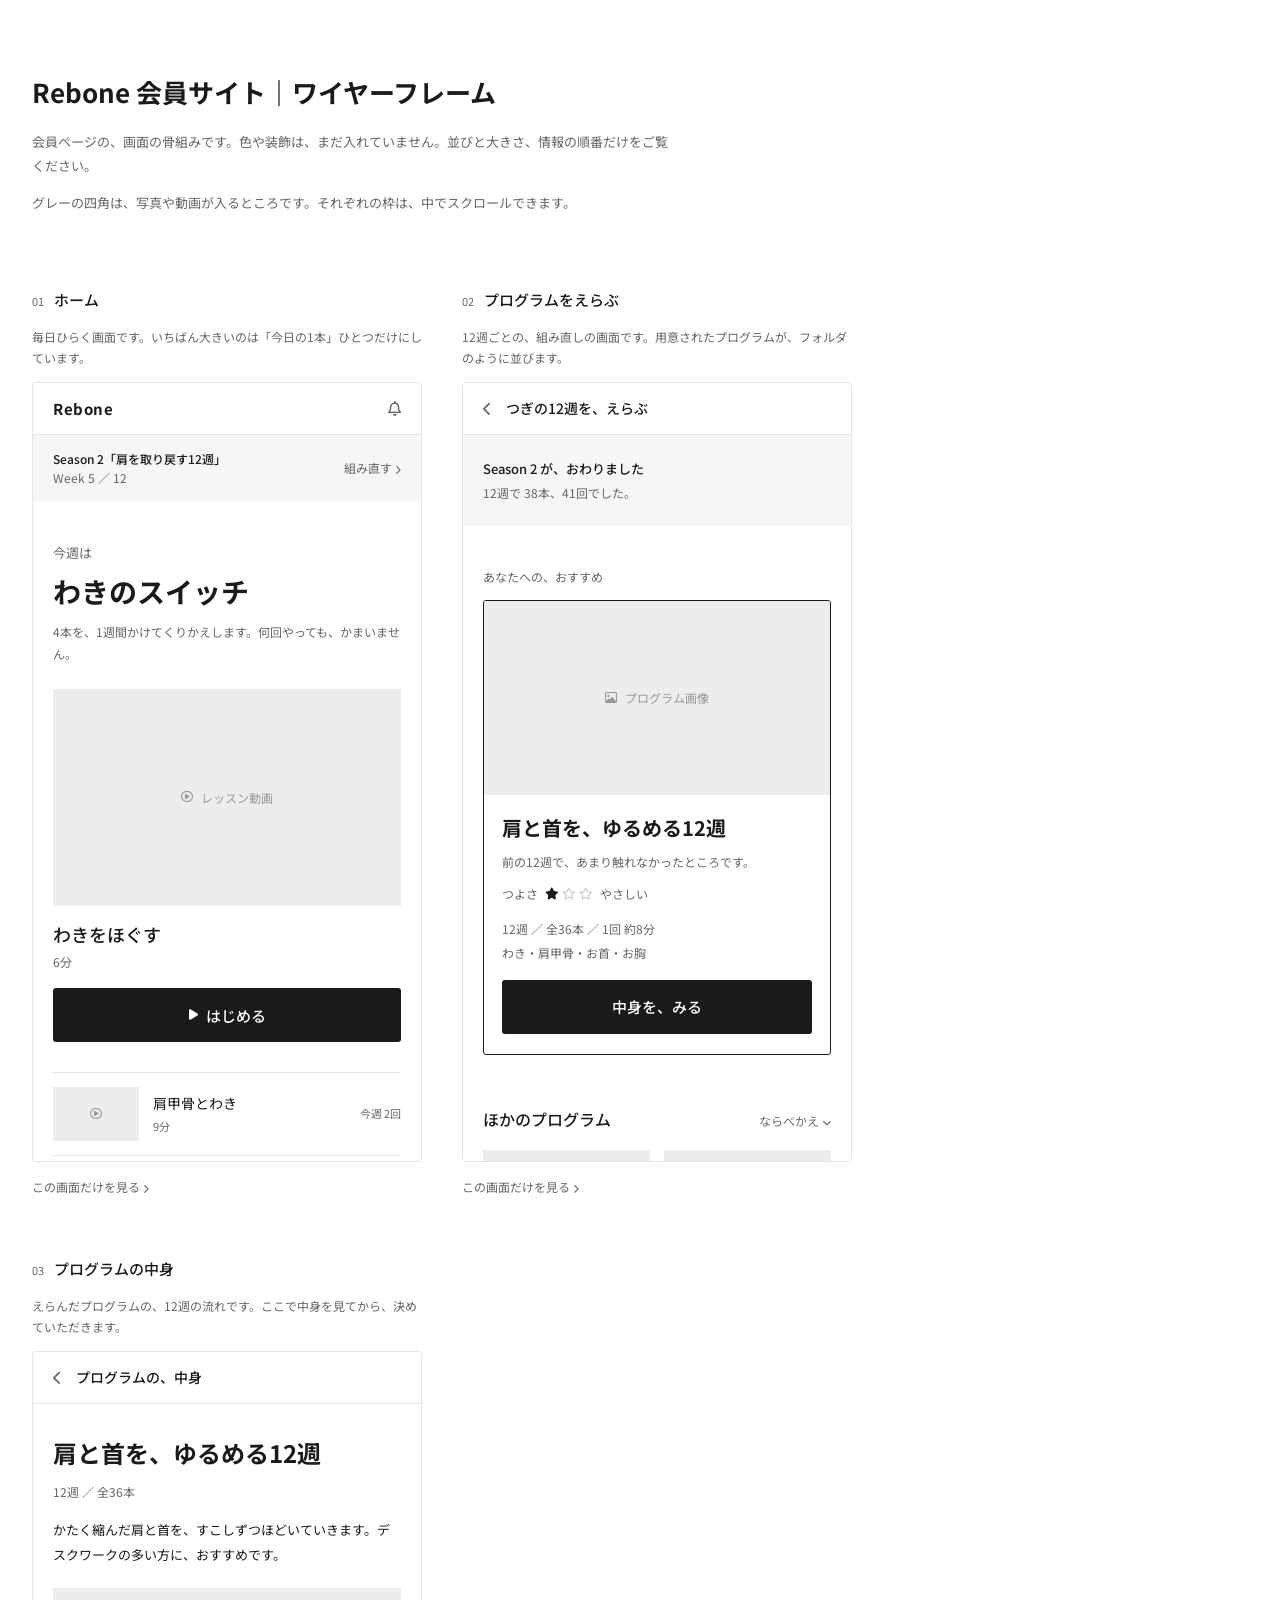
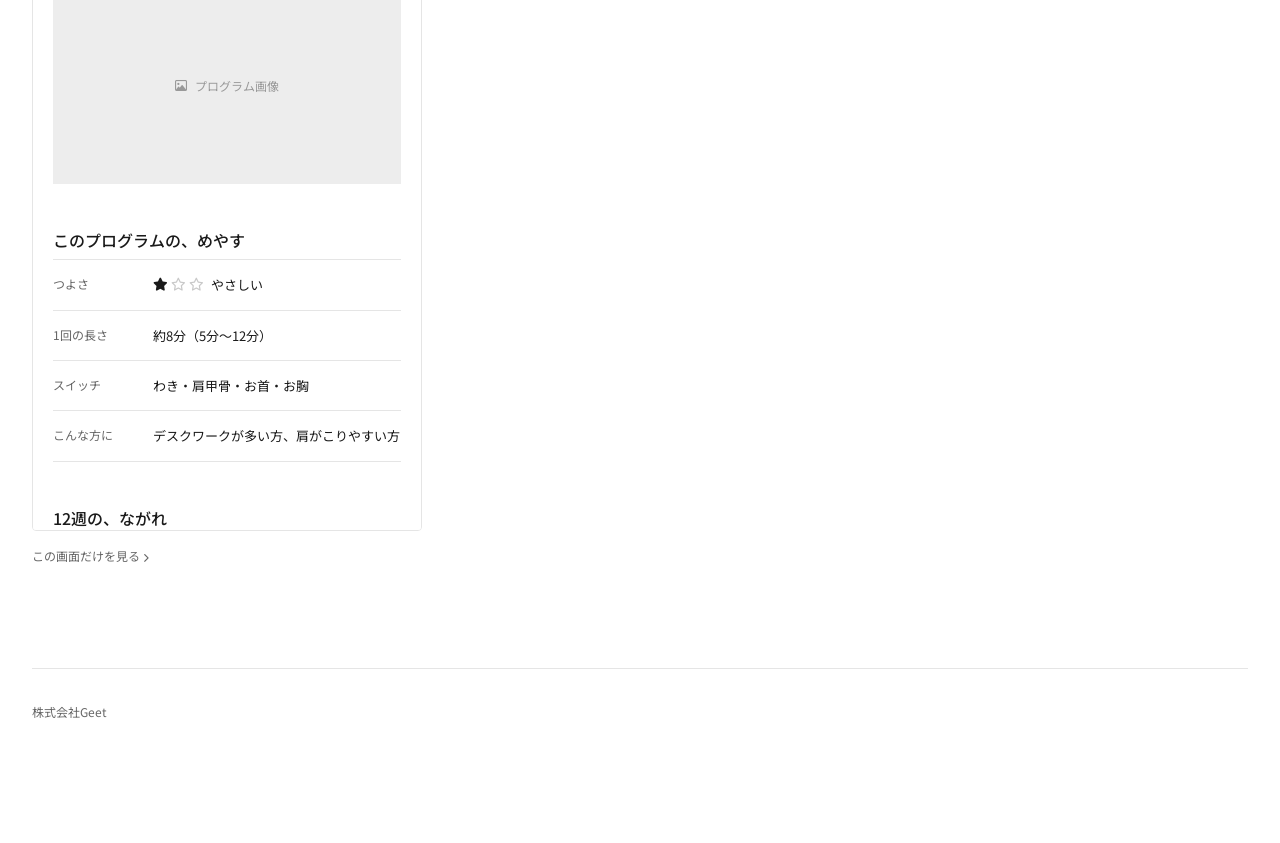
<file: index.html>
<!DOCTYPE html>
<html lang="ja">
<head>
<meta charset="UTF-8">
<meta name="viewport" content="width=device-width, initial-scale=1.0">
<title>Rebone 会員サイト ワイヤーフレーム</title>
<link rel="preconnect" href="https://fonts.googleapis.com">
<link rel="preconnect" href="https://fonts.gstatic.com" crossorigin>
<link href="https://fonts.googleapis.com/css2?family=Noto+Sans+JP:wght@400;500;700&display=swap" rel="stylesheet">
<link rel="stylesheet" href="https://cdnjs.cloudflare.com/ajax/libs/font-awesome/6.5.2/css/all.min.css">
<style>
  :root {
    --bg: #ffffff;
    --text: #1a1a1a;
    --text-sub: #666666;
    --border: #e5e5e5;
  }
  * { box-sizing: border-box; margin: 0; padding: 0; }
  body {
    font-family: 'Noto Sans JP', sans-serif;
    color: var(--text);
    background: var(--bg);
    font-size: 14px;
    line-height: 1.8;
    -webkit-font-smoothing: antialiased;
  }
  a { color: inherit; text-decoration: none; }

  .wrap { max-width: 1400px; margin: 0 auto; padding: 72px 32px 120px; }

  .intro { margin-bottom: 72px; max-width: 640px; }
  .intro h1 { font-size: 26px; font-weight: 700; line-height: 1.55; }
  .intro p { font-size: 13px; color: var(--text-sub); margin-top: 18px; }
  .intro .note { margin-top: 14px; }

  .grid {
    display: flex;
    flex-wrap: wrap;
    gap: 56px 40px;
  }
  .item { width: 390px; }
  .item .cap { display: flex; align-items: baseline; gap: 10px; margin-bottom: 14px; }
  .item .no { font-size: 11px; color: var(--text-sub); }
  .item .ttl { font-size: 15px; font-weight: 500; }
  .item .dsc { font-size: 12px; color: var(--text-sub); margin-bottom: 14px; line-height: 1.7; }
  .frame {
    width: 390px;
    height: 780px;
    border: 1px solid var(--border);
    border-radius: 4px;
    overflow: hidden;
    background: #fff;
  }
  .frame iframe { width: 100%; height: 100%; border: 0; display: block; }
  .item .open { display: inline-block; margin-top: 14px; font-size: 12px; color: var(--text-sub); }

  .foot { margin-top: 100px; padding-top: 32px; border-top: 1px solid var(--border); }
  .foot p { font-size: 12px; color: var(--text-sub); }

  @media (max-width: 560px) {
    .wrap { padding: 40px 20px 80px; }
    .item, .frame { width: 100%; }
    .frame { height: 640px; }
  }
</style>
</head>
<body>

<div class="wrap">

  <div class="intro">
    <h1>Rebone 会員サイト｜ワイヤーフレーム</h1>
    <p>会員ページの、画面の骨組みです。色や装飾は、まだ入れていません。並びと大きさ、情報の順番だけをご覧ください。</p>
    <p class="note">グレーの四角は、写真や動画が入るところです。それぞれの枠は、中でスクロールできます。</p>
  </div>

  <div class="grid">

    <div class="item">
      <div class="cap"><span class="no">01</span><span class="ttl">ホーム</span></div>
      <p class="dsc">毎日ひらく画面です。いちばん大きいのは「今日の1本」ひとつだけにしています。</p>
      <div class="frame"><iframe src="01-home.html" title="ホーム"></iframe></div>
      <a class="open" href="01-home.html">この画面だけを見る <i class="fa-solid fa-chevron-right" style="font-size:9px"></i></a>
    </div>

    <div class="item">
      <div class="cap"><span class="no">02</span><span class="ttl">プログラムをえらぶ</span></div>
      <p class="dsc">12週ごとの、組み直しの画面です。用意されたプログラムが、フォルダのように並びます。</p>
      <div class="frame"><iframe src="02-programs.html" title="プログラムをえらぶ"></iframe></div>
      <a class="open" href="02-programs.html">この画面だけを見る <i class="fa-solid fa-chevron-right" style="font-size:9px"></i></a>
    </div>

    <div class="item">
      <div class="cap"><span class="no">03</span><span class="ttl">プログラムの中身</span></div>
      <p class="dsc">えらんだプログラムの、12週の流れです。ここで中身を見てから、決めていただきます。</p>
      <div class="frame"><iframe src="03-program-detail.html" title="プログラムの中身"></iframe></div>
      <a class="open" href="03-program-detail.html">この画面だけを見る <i class="fa-solid fa-chevron-right" style="font-size:9px"></i></a>
    </div>

  </div>

  <div class="foot">
    <p>株式会社Geet</p>
  </div>

</div>

</body>
</html>
</file>
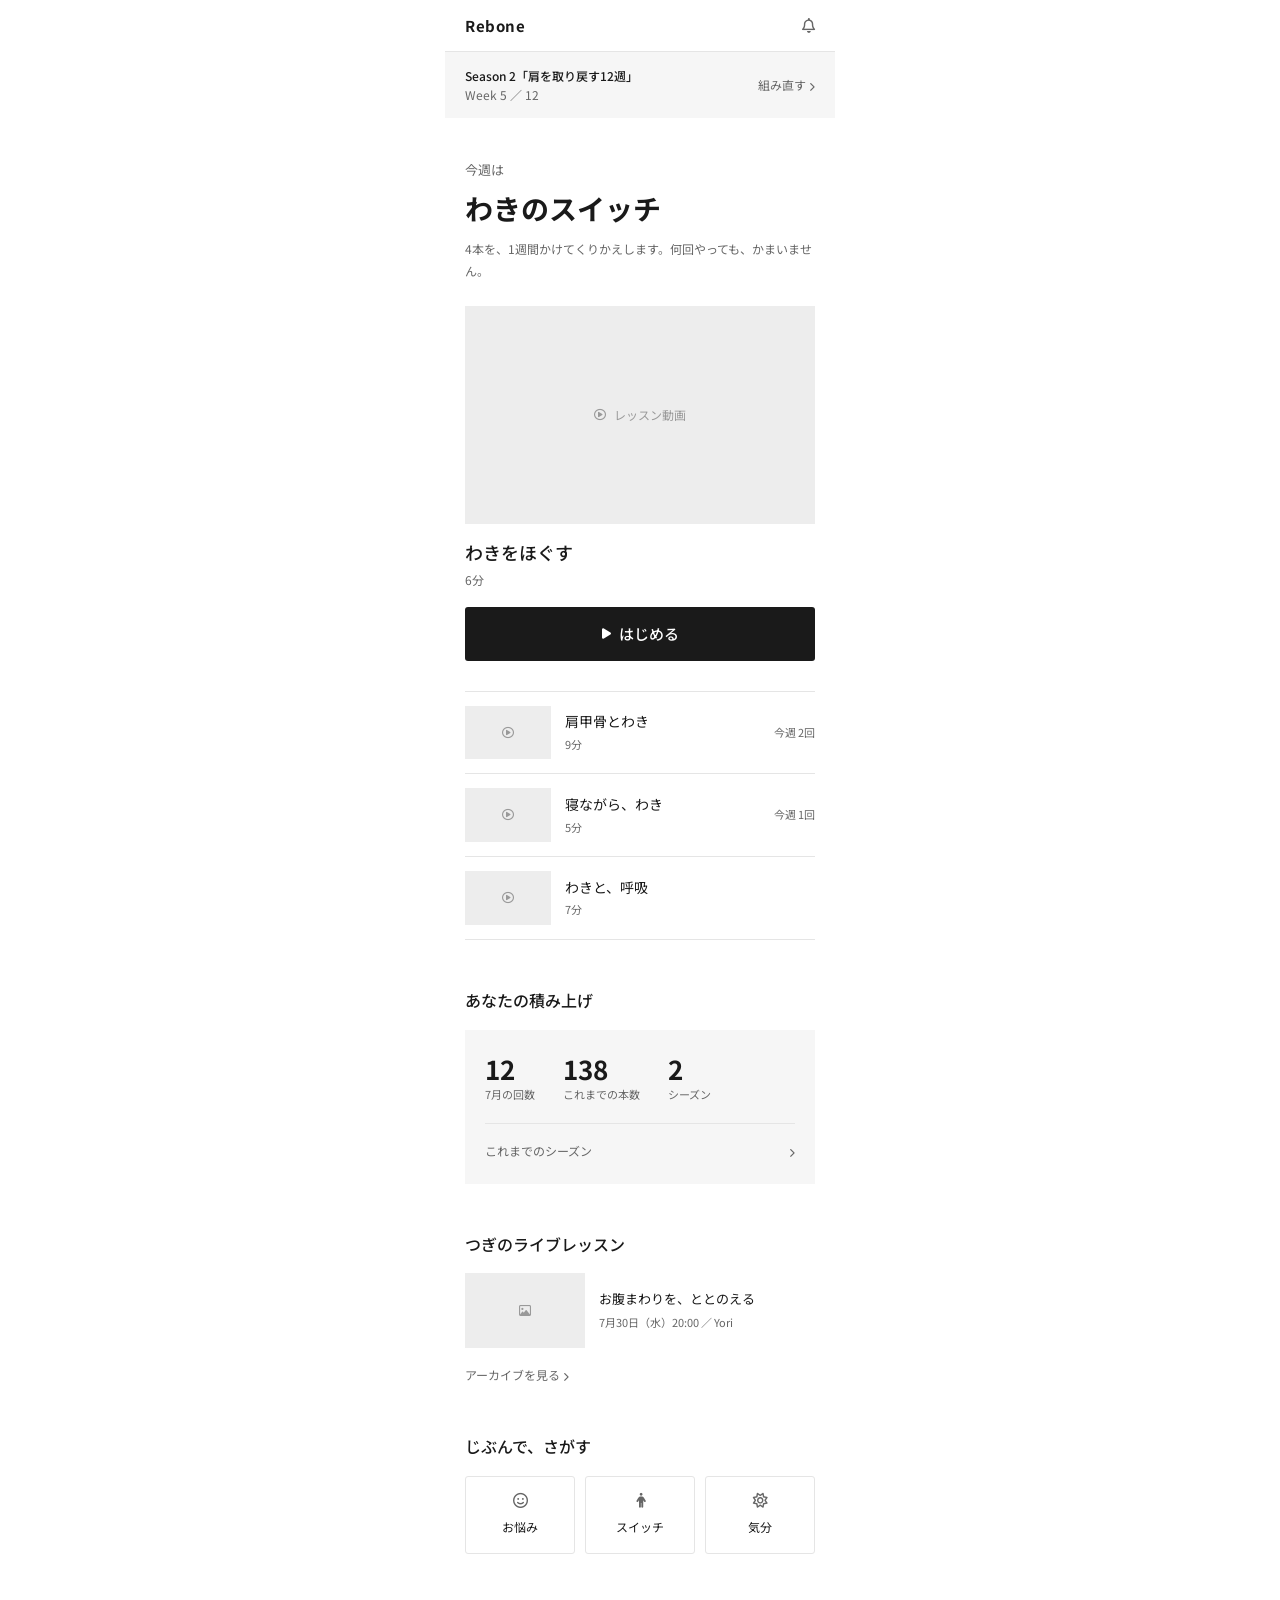
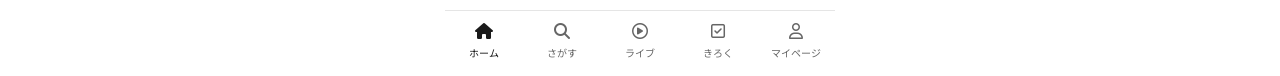
<file: 01-home.html>
<!DOCTYPE html>
<html lang="ja">
<head>
<meta charset="UTF-8">
<meta name="viewport" content="width=device-width, initial-scale=1.0">
<title>Rebone ワイヤーフレーム｜ホーム</title>
<link rel="preconnect" href="https://fonts.googleapis.com">
<link rel="preconnect" href="https://fonts.gstatic.com" crossorigin>
<link href="https://fonts.googleapis.com/css2?family=Noto+Sans+JP:wght@400;500;700&display=swap" rel="stylesheet">
<link rel="stylesheet" href="https://cdnjs.cloudflare.com/ajax/libs/font-awesome/6.5.2/css/all.min.css">
<link rel="stylesheet" href="style.css?v=5">
</head>
<body>

<div class="screen">

  <div class="head">
    <span class="logo">Rebone</span>
    <i class="fa-regular fa-bell"></i>
  </div>

  <div class="program">
    <p class="name">
      <strong>Season 2「肩を取り戻す12週」</strong><br>
      <span>Week 5 ／ 12</span>
    </p>
    <a href="02-programs.html" class="rebuild">組み直す <i class="fa-solid fa-chevron-right chev"></i></a>
  </div>

  <div class="week">
    <p class="wlead">今週は</p>
    <h2>わきのスイッチ</h2>
    <p class="wnote">4本を、1週間かけてくりかえします。何回やっても、かまいません。</p>

    <div class="lead-card">
      <div class="ph"><i class="fa-regular fa-circle-play"></i><span>レッスン動画</span></div>
      <p class="t">わきをほぐす</p>
      <p class="m">6分</p>
      <div class="btn"><i class="fa-solid fa-play"></i>はじめる</div>
    </div>

    <ul class="wlist">
      <li>
        <div class="ph"><i class="fa-regular fa-circle-play"></i></div>
        <div class="b">
          <p class="t">肩甲骨とわき</p>
          <p class="m">9分</p>
        </div>
        <p class="c">今週 2回</p>
      </li>
      <li>
        <div class="ph"><i class="fa-regular fa-circle-play"></i></div>
        <div class="b">
          <p class="t">寝ながら、わき</p>
          <p class="m">5分</p>
        </div>
        <p class="c">今週 1回</p>
      </li>
      <li>
        <div class="ph"><i class="fa-regular fa-circle-play"></i></div>
        <div class="b">
          <p class="t">わきと、呼吸</p>
          <p class="m">7分</p>
        </div>
        <p class="c"></p>
      </li>
    </ul>
  </div>

  <div class="sec">
    <p class="sec-title">あなたの積み上げ</p>
    <div class="stack">
      <ul>
        <li><p class="num">12</p><p class="lbl">7月の回数</p></li>
        <li><p class="num">138</p><p class="lbl">これまでの本数</p></li>
        <li><p class="num">2</p><p class="lbl">シーズン</p></li>
      </ul>
      <p class="season">
        <span>これまでのシーズン</span>
        <span><i class="fa-solid fa-chevron-right chev"></i></span>
      </p>
    </div>
  </div>

  <div class="sec">
    <p class="sec-title">つぎのライブレッスン</p>
    <div class="live">
      <div class="ph"><i class="fa-regular fa-image"></i></div>
      <div>
        <p class="t">お腹まわりを、ととのえる</p>
        <p class="d">7月30日（水）20:00 ／ Yori</p>
      </div>
    </div>
    <p class="link-min" style="margin-top:16px">アーカイブを見る <i class="fa-solid fa-chevron-right chev"></i></p>
  </div>

  <div class="sec">
    <p class="sec-title">じぶんで、さがす</p>
    <div class="find">
      <div><i class="fa-regular fa-face-smile"></i>お悩み</div>
      <div><i class="fa-solid fa-person"></i>スイッチ</div>
      <div><i class="fa-regular fa-sun"></i>気分</div>
    </div>
  </div>

  <div class="nav">
    <div class="on"><i class="fa-solid fa-house"></i>ホーム</div>
    <div><i class="fa-solid fa-magnifying-glass"></i>さがす</div>
    <div><i class="fa-regular fa-circle-play"></i>ライブ</div>
    <div><i class="fa-regular fa-square-check"></i>きろく</div>
    <div><i class="fa-regular fa-user"></i>マイページ</div>
  </div>

</div>

</body>
</html>
</file>
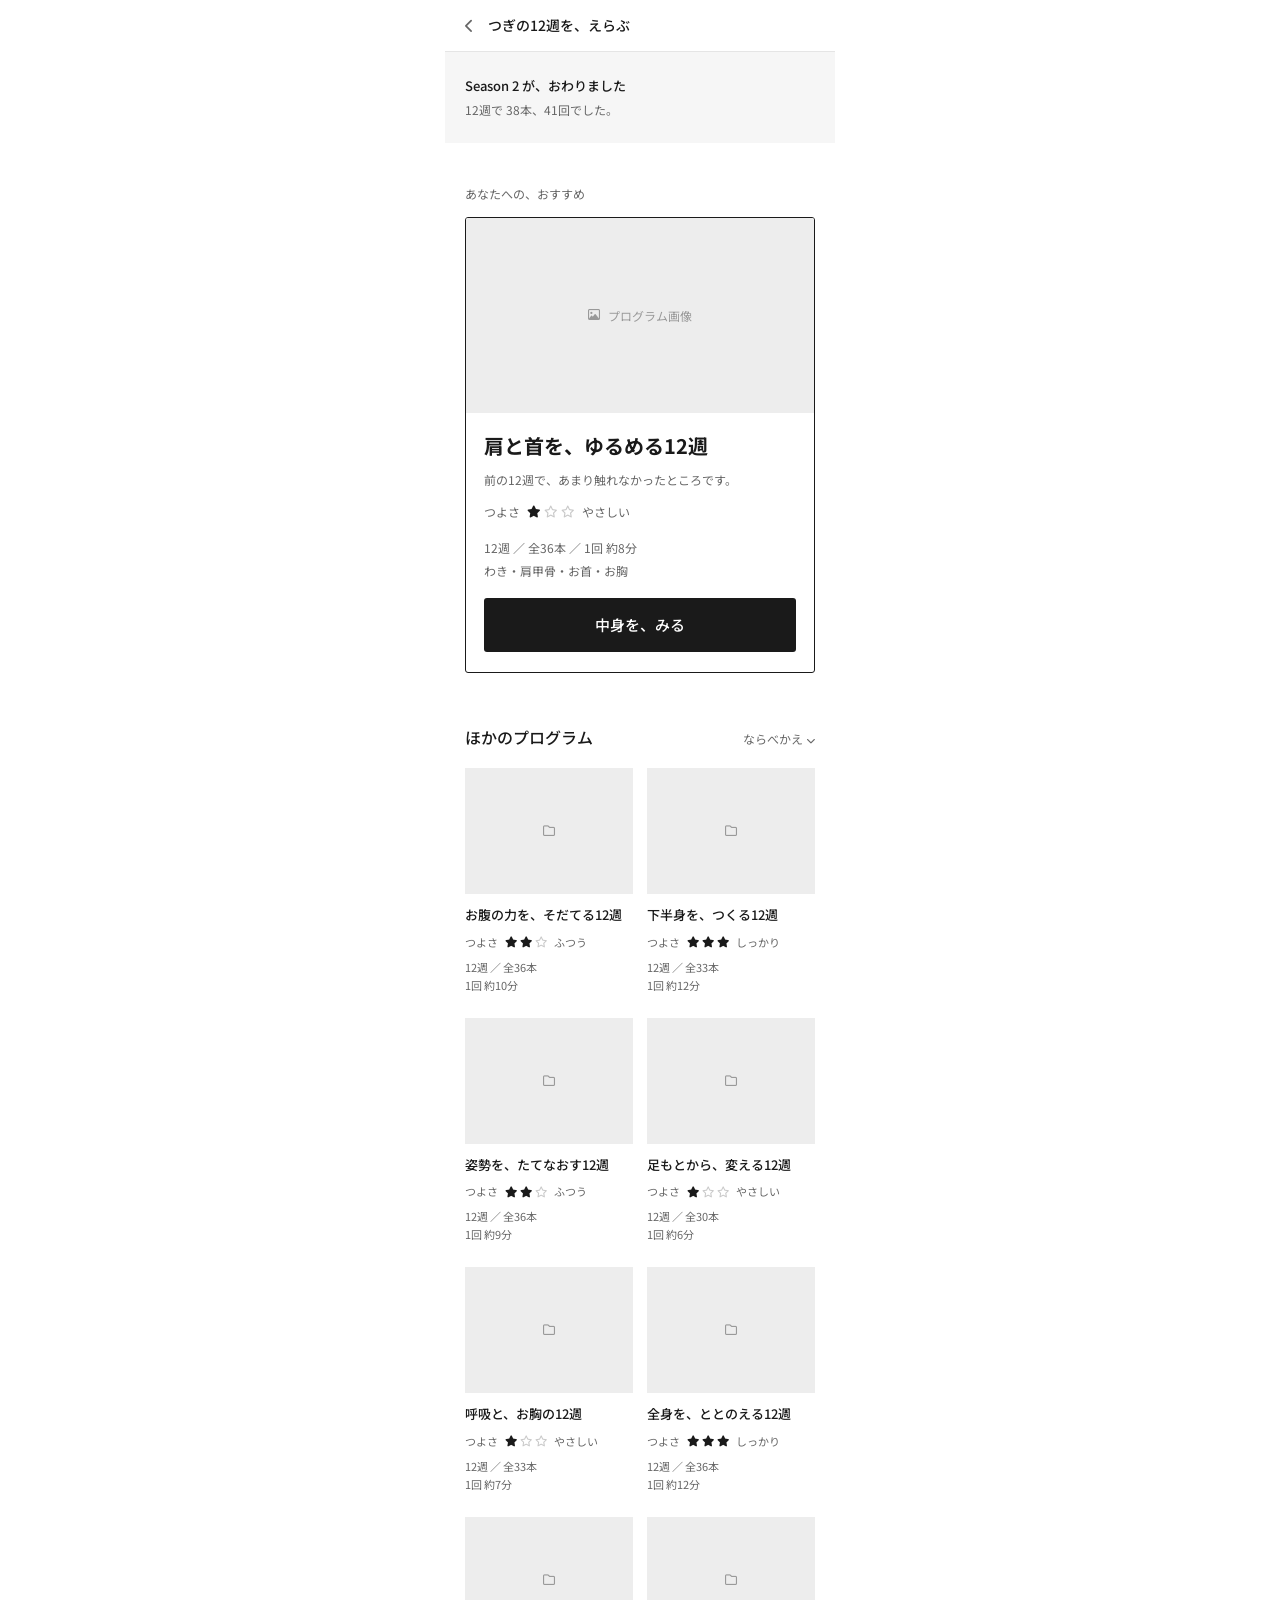
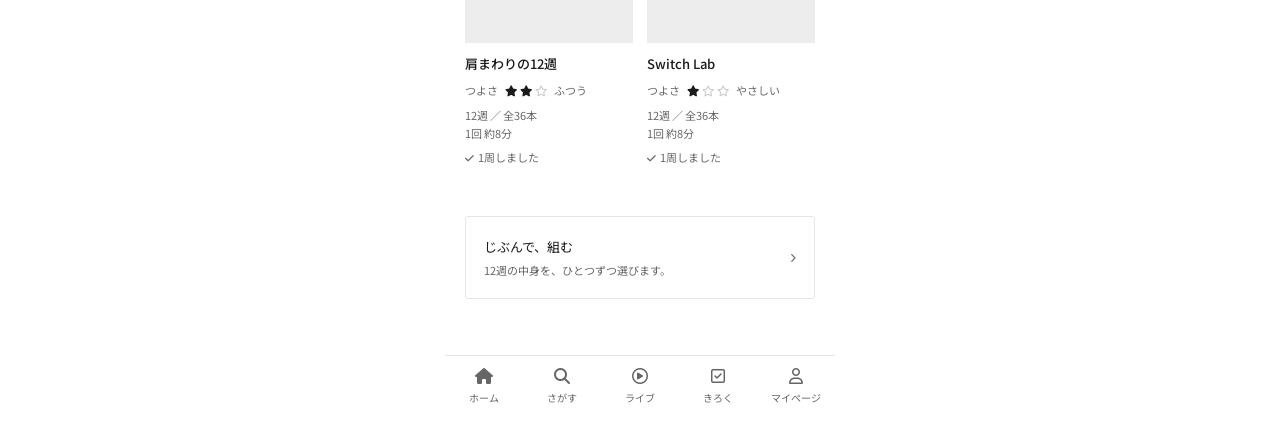
<file: 02-programs.html>
<!DOCTYPE html>
<html lang="ja">
<head>
<meta charset="UTF-8">
<meta name="viewport" content="width=device-width, initial-scale=1.0">
<title>Rebone ワイヤーフレーム｜プログラムをえらぶ</title>
<link rel="preconnect" href="https://fonts.googleapis.com">
<link rel="preconnect" href="https://fonts.gstatic.com" crossorigin>
<link href="https://fonts.googleapis.com/css2?family=Noto+Sans+JP:wght@400;500;700&display=swap" rel="stylesheet">
<link rel="stylesheet" href="https://cdnjs.cloudflare.com/ajax/libs/font-awesome/6.5.2/css/all.min.css">
<link rel="stylesheet" href="style.css?v=5">
</head>
<body>

<div class="screen">

  <div class="head-back">
    <a href="01-home.html"><i class="fa-solid fa-chevron-left"></i></a>
    <span>つぎの12週を、えらぶ</span>
  </div>

  <!-- ふりかえりの要約 -->
  <div class="done-note">
    <p class="t">Season 2 が、おわりました</p>
    <p class="d">12週で 38本、41回でした。</p>
  </div>

  <!-- あなたへの、おすすめ -->
  <div class="reco">
    <p class="label">あなたへの、おすすめ</p>
    <a href="03-program-detail.html" class="box">
      <div class="ph"><i class="fa-regular fa-image"></i><span>プログラム画像</span></div>
      <div class="body">
        <h2>肩と首を、ゆるめる12週</h2>
        <p class="why">前の12週で、あまり触れなかったところです。</p>
        <p class="str">つよさ <span class="stars"><i class="fa-solid fa-star"></i><i class="fa-regular fa-star"></i><i class="fa-regular fa-star"></i></span> やさしい</p>
        <p class="spec">12週 ／ 全36本 ／ 1回 約8分</p>
        <p class="switches">わき・肩甲骨・お首・お胸</p>
        <div class="btn">中身を、みる</div>
      </div>
    </a>
  </div>

  <!-- ほかのプログラム -->
  <div class="folders-head">
    <p class="sec-title">ほかのプログラム</p>
    <span class="link-min">ならべかえ <i class="fa-solid fa-chevron-down chev"></i></span>
  </div>

  <div class="folders">

    <a href="03-program-detail.html" class="folder">
      <div class="ph"><i class="fa-regular fa-folder"></i></div>
      <p class="fname">お腹の力を、そだてる12週</p>
      <p class="str">つよさ <span class="stars"><i class="fa-solid fa-star"></i><i class="fa-solid fa-star"></i><i class="fa-regular fa-star"></i></span> ふつう</p>
      <p class="fspec">12週 ／ 全36本<br>1回 約10分</p>
    </a>

    <a href="03-program-detail.html" class="folder">
      <div class="ph"><i class="fa-regular fa-folder"></i></div>
      <p class="fname">下半身を、つくる12週</p>
      <p class="str">つよさ <span class="stars"><i class="fa-solid fa-star"></i><i class="fa-solid fa-star"></i><i class="fa-solid fa-star"></i></span> しっかり</p>
      <p class="fspec">12週 ／ 全33本<br>1回 約12分</p>
    </a>

    <a href="03-program-detail.html" class="folder">
      <div class="ph"><i class="fa-regular fa-folder"></i></div>
      <p class="fname">姿勢を、たてなおす12週</p>
      <p class="str">つよさ <span class="stars"><i class="fa-solid fa-star"></i><i class="fa-solid fa-star"></i><i class="fa-regular fa-star"></i></span> ふつう</p>
      <p class="fspec">12週 ／ 全36本<br>1回 約9分</p>
    </a>

    <a href="03-program-detail.html" class="folder">
      <div class="ph"><i class="fa-regular fa-folder"></i></div>
      <p class="fname">足もとから、変える12週</p>
      <p class="str">つよさ <span class="stars"><i class="fa-solid fa-star"></i><i class="fa-regular fa-star"></i><i class="fa-regular fa-star"></i></span> やさしい</p>
      <p class="fspec">12週 ／ 全30本<br>1回 約6分</p>
    </a>

    <a href="03-program-detail.html" class="folder">
      <div class="ph"><i class="fa-regular fa-folder"></i></div>
      <p class="fname">呼吸と、お胸の12週</p>
      <p class="str">つよさ <span class="stars"><i class="fa-solid fa-star"></i><i class="fa-regular fa-star"></i><i class="fa-regular fa-star"></i></span> やさしい</p>
      <p class="fspec">12週 ／ 全33本<br>1回 約7分</p>
    </a>

    <a href="03-program-detail.html" class="folder">
      <div class="ph"><i class="fa-regular fa-folder"></i></div>
      <p class="fname">全身を、ととのえる12週</p>
      <p class="str">つよさ <span class="stars"><i class="fa-solid fa-star"></i><i class="fa-solid fa-star"></i><i class="fa-solid fa-star"></i></span> しっかり</p>
      <p class="fspec">12週 ／ 全36本<br>1回 約12分</p>
    </a>

    <a href="03-program-detail.html" class="folder">
      <div class="ph"><i class="fa-regular fa-folder"></i></div>
      <p class="fname">肩まわりの12週</p>
      <p class="str">つよさ <span class="stars"><i class="fa-solid fa-star"></i><i class="fa-solid fa-star"></i><i class="fa-regular fa-star"></i></span> ふつう</p>
      <p class="fspec">12週 ／ 全36本<br>1回 約8分</p>
      <p class="fdone"><i class="fa-solid fa-check"></i>1周しました</p>
    </a>

    <a href="03-program-detail.html" class="folder">
      <div class="ph"><i class="fa-regular fa-folder"></i></div>
      <p class="fname">Switch Lab</p>
      <p class="str">つよさ <span class="stars"><i class="fa-solid fa-star"></i><i class="fa-regular fa-star"></i><i class="fa-regular fa-star"></i></span> やさしい</p>
      <p class="fspec">12週 ／ 全36本<br>1回 約8分</p>
      <p class="fdone"><i class="fa-solid fa-check"></i>1周しました</p>
    </a>

  </div>

  <!-- じぶんで組む -->
  <div class="self">
    <div class="box">
      <div>
        <p class="t">じぶんで、組む</p>
        <p class="d">12週の中身を、ひとつずつ選びます。</p>
      </div>
      <i class="fa-solid fa-chevron-right chev" style="color:var(--text-sub)"></i>
    </div>
  </div>

  <div class="nav">
    <div><i class="fa-solid fa-house"></i>ホーム</div>
    <div><i class="fa-solid fa-magnifying-glass"></i>さがす</div>
    <div><i class="fa-regular fa-circle-play"></i>ライブ</div>
    <div><i class="fa-regular fa-square-check"></i>きろく</div>
    <div><i class="fa-regular fa-user"></i>マイページ</div>
  </div>

</div>

</body>
</html>
</file>
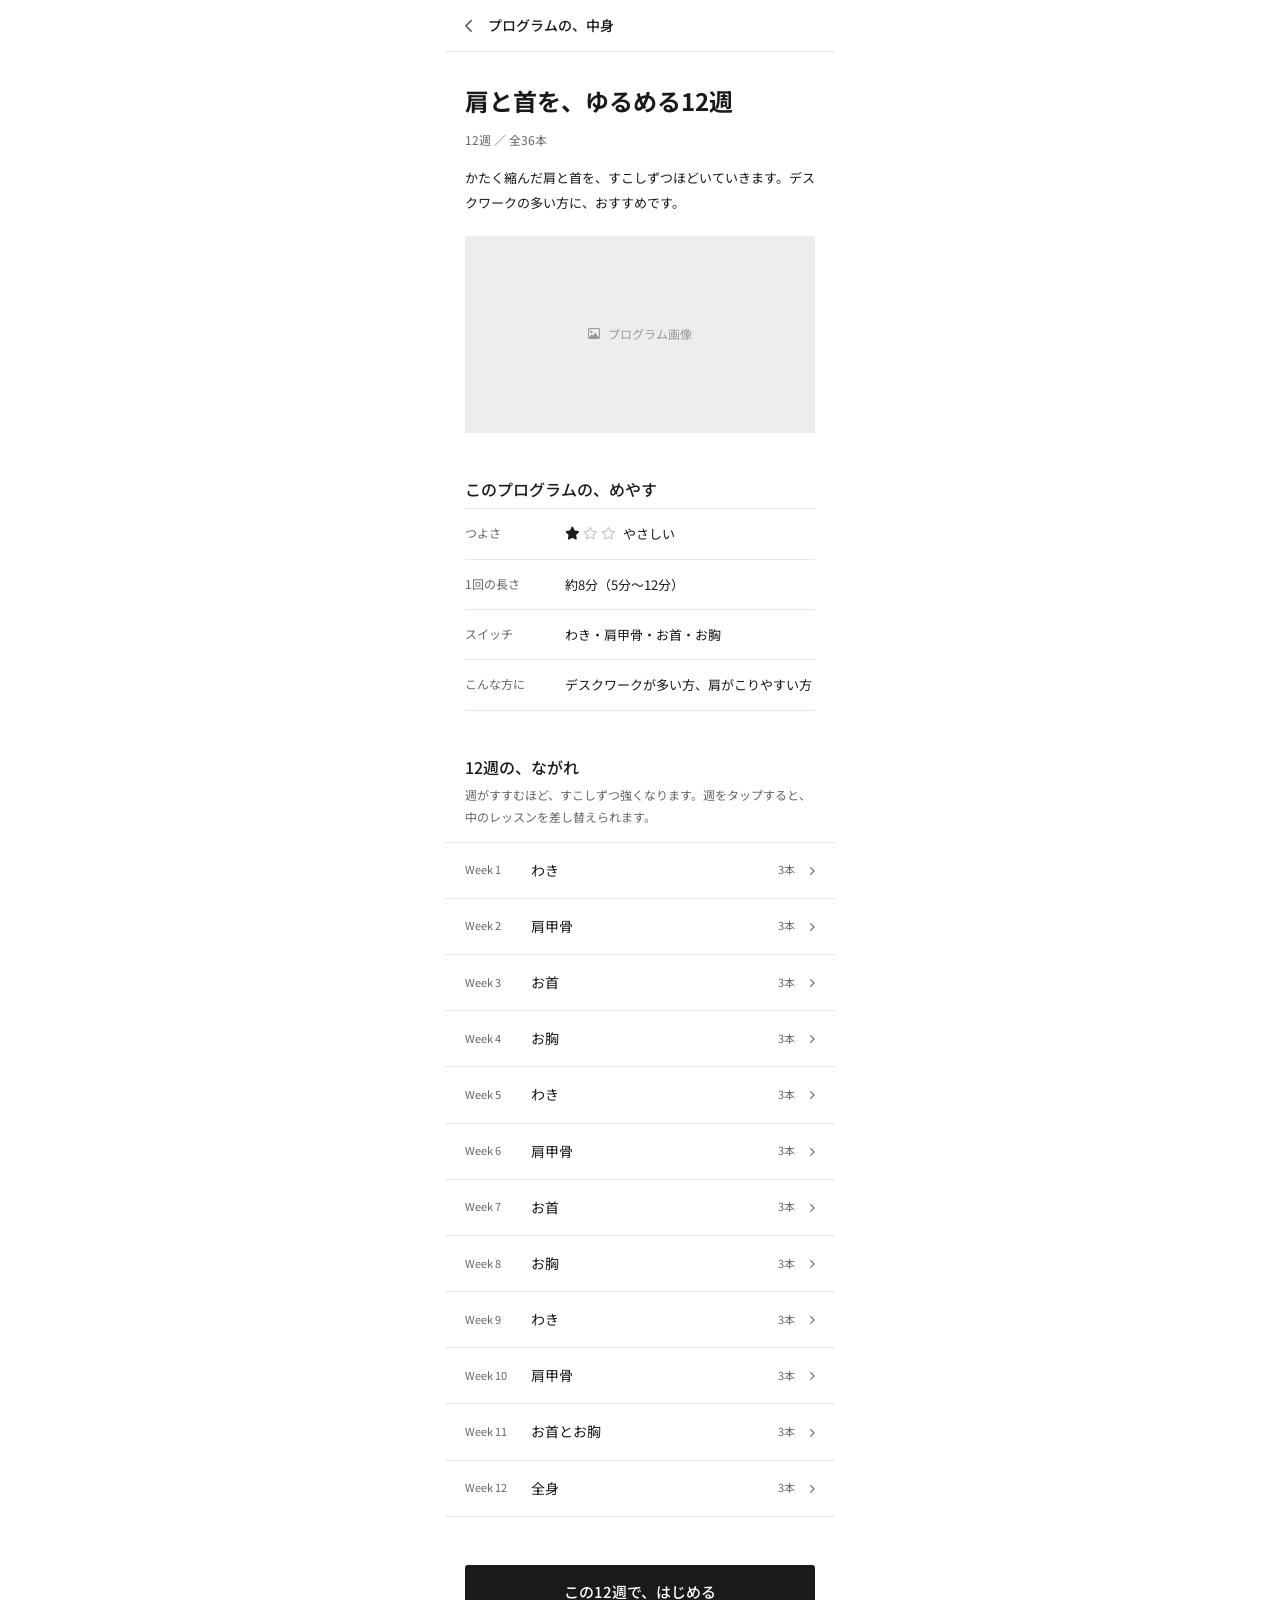
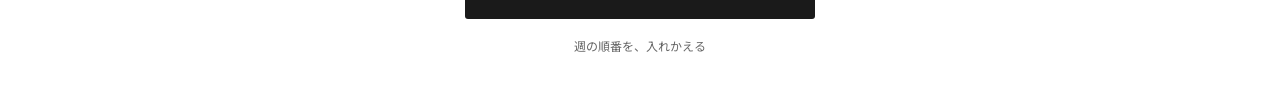
<file: 03-program-detail.html>
<!DOCTYPE html>
<html lang="ja">
<head>
<meta charset="UTF-8">
<meta name="viewport" content="width=device-width, initial-scale=1.0">
<title>Rebone ワイヤーフレーム｜プログラムの中身</title>
<link rel="preconnect" href="https://fonts.googleapis.com">
<link rel="preconnect" href="https://fonts.gstatic.com" crossorigin>
<link href="https://fonts.googleapis.com/css2?family=Noto+Sans+JP:wght@400;500;700&display=swap" rel="stylesheet">
<link rel="stylesheet" href="https://cdnjs.cloudflare.com/ajax/libs/font-awesome/6.5.2/css/all.min.css">
<link rel="stylesheet" href="style.css?v=5">
</head>
<body>

<div class="screen">

  <div class="head-back">
    <a href="02-programs.html"><i class="fa-solid fa-chevron-left"></i></a>
    <span>プログラムの、中身</span>
  </div>

  <div class="detail-hero">
    <h2>肩と首を、ゆるめる12週</h2>
    <p class="spec">12週 ／ 全36本</p>
    <p class="lead">かたく縮んだ肩と首を、すこしずつほどいていきます。デスクワークの多い方に、おすすめです。</p>
    <div class="ph"><i class="fa-regular fa-image"></i><span>プログラム画像</span></div>
  </div>

  <div class="facts">
    <p class="sec-title">このプログラムの、めやす</p>
    <ul>
      <li>
        <span class="k">つよさ</span>
        <span class="v"><span class="str"><span class="stars"><i class="fa-solid fa-star"></i><i class="fa-regular fa-star"></i><i class="fa-regular fa-star"></i></span> やさしい</span></span>
      </li>
      <li>
        <span class="k">1回の長さ</span>
        <span class="v">約8分（5分〜12分）</span>
      </li>
      <li>
        <span class="k">スイッチ</span>
        <span class="v">わき・肩甲骨・お首・お胸</span>
      </li>
      <li>
        <span class="k">こんな方に</span>
        <span class="v">デスクワークが多い方、肩がこりやすい方</span>
      </li>
    </ul>
  </div>

  <div class="weeks">
    <div class="sec-head">
      <p class="sec-title">12週の、ながれ</p>
      <p class="sec-note">週がすすむほど、すこしずつ強くなります。週をタップすると、中のレッスンを差し替えられます。</p>
    </div>
    <ul>
      <li><span class="wk">Week 1</span><span class="ws">わき</span><span class="wc">3本</span><i class="fa-solid fa-chevron-right chev wi"></i></li>
      <li><span class="wk">Week 2</span><span class="ws">肩甲骨</span><span class="wc">3本</span><i class="fa-solid fa-chevron-right chev wi"></i></li>
      <li><span class="wk">Week 3</span><span class="ws">お首</span><span class="wc">3本</span><i class="fa-solid fa-chevron-right chev wi"></i></li>
      <li><span class="wk">Week 4</span><span class="ws">お胸</span><span class="wc">3本</span><i class="fa-solid fa-chevron-right chev wi"></i></li>
      <li><span class="wk">Week 5</span><span class="ws">わき</span><span class="wc">3本</span><i class="fa-solid fa-chevron-right chev wi"></i></li>
      <li><span class="wk">Week 6</span><span class="ws">肩甲骨</span><span class="wc">3本</span><i class="fa-solid fa-chevron-right chev wi"></i></li>
      <li><span class="wk">Week 7</span><span class="ws">お首</span><span class="wc">3本</span><i class="fa-solid fa-chevron-right chev wi"></i></li>
      <li><span class="wk">Week 8</span><span class="ws">お胸</span><span class="wc">3本</span><i class="fa-solid fa-chevron-right chev wi"></i></li>
      <li><span class="wk">Week 9</span><span class="ws">わき</span><span class="wc">3本</span><i class="fa-solid fa-chevron-right chev wi"></i></li>
      <li><span class="wk">Week 10</span><span class="ws">肩甲骨</span><span class="wc">3本</span><i class="fa-solid fa-chevron-right chev wi"></i></li>
      <li><span class="wk">Week 11</span><span class="ws">お首とお胸</span><span class="wc">3本</span><i class="fa-solid fa-chevron-right chev wi"></i></li>
      <li><span class="wk">Week 12</span><span class="ws">全身</span><span class="wc">3本</span><i class="fa-solid fa-chevron-right chev wi"></i></li>
    </ul>
  </div>

  <div class="foot-action">
    <div class="btn">この12週で、はじめる</div>
    <span class="sub">週の順番を、入れかえる</span>
  </div>

</div>

</body>
</html>
</file>
<file: style.css>
/* Rebone ワイヤーフレーム 共通スタイル */

:root {
  --bg: #ffffff;
  --text: #1a1a1a;
  --text-sub: #666666;
  --border: #e5e5e5;
  --placeholder-bg: #ededed;
  --placeholder-text: #999999;
  --panel: #f6f6f6;
}

* { box-sizing: border-box; margin: 0; padding: 0; }

body {
  font-family: 'Noto Sans JP', sans-serif;
  color: var(--text);
  background: var(--bg);
  font-size: 14px;
  line-height: 1.8;
  -webkit-font-smoothing: antialiased;
}

ul { list-style: none; }
a { color: inherit; text-decoration: none; }

/* ---------- 画面（SP） ---------- */
.screen {
  max-width: 390px;
  margin: 0 auto;
  background: var(--bg);
}

/* ---------- 共通パーツ ---------- */
.ph {
  background: var(--placeholder-bg);
  color: var(--placeholder-text);
  display: flex;
  align-items: center;
  justify-content: center;
  gap: 8px;
  font-size: 12px;
}

.sec { padding: 0 20px; margin-top: 48px; }
.sec-title { font-size: 16px; font-weight: 500; line-height: 1.6; }
.sec-note { font-size: 12px; color: var(--text-sub); margin-top: 4px; }
.link-min { font-size: 12px; color: var(--text-sub); }
.chev { font-size: 9px; }

/* ---------- ヘッダー ---------- */
.head {
  height: 52px;
  padding: 0 20px;
  display: flex;
  align-items: center;
  justify-content: space-between;
  border-bottom: 1px solid var(--border);
}
.head .logo { font-size: 15px; font-weight: 700; letter-spacing: .04em; }
.head i { font-size: 15px; color: var(--text-sub); }

/* 戻る付きヘッダー */
.head-back {
  height: 52px;
  padding: 0 20px;
  display: flex;
  align-items: center;
  gap: 14px;
  border-bottom: 1px solid var(--border);
}
.head-back i { font-size: 14px; color: var(--text-sub); }
.head-back span { font-size: 14px; font-weight: 500; }

/* ---------- プログラムバー ---------- */
.program {
  padding: 14px 20px;
  background: var(--panel);
  display: flex;
  align-items: center;
  justify-content: space-between;
  gap: 12px;
}
.program .name { font-size: 12px; line-height: 1.6; }
.program .name strong { font-weight: 500; }
.program .name span { color: var(--text-sub); }
.program .rebuild { flex: 0 0 auto; font-size: 12px; color: var(--text-sub); white-space: nowrap; }

/* ---------- 今週のスイッチ ---------- */
.week { padding: 40px 20px 0; }
.week .wlead { font-size: 13px; color: var(--text-sub); }
.week h2 { font-size: 28px; font-weight: 700; line-height: 1.45; margin-top: 6px; }
.week .wnote { font-size: 12px; color: var(--text-sub); margin-top: 10px; line-height: 1.8; }

.lead-card { margin-top: 24px; }
.lead-card .ph { aspect-ratio: 16 / 10; }
.lead-card .t { font-size: 18px; font-weight: 500; line-height: 1.6; margin-top: 14px; }
.lead-card .m { font-size: 12px; color: var(--text-sub); margin-top: 2px; }

.wlist { margin-top: 30px; }
.wlist li {
  display: flex;
  align-items: center;
  gap: 14px;
  padding: 14px 0;
  border-bottom: 1px solid var(--border);
}
.wlist li:first-child { border-top: 1px solid var(--border); }
.wlist .ph { flex: 0 0 86px; aspect-ratio: 16 / 10; }
.wlist .b { flex: 1; }
.wlist .t { font-size: 14px; line-height: 1.6; }
.wlist .m { font-size: 11px; color: var(--text-sub); margin-top: 2px; }
.wlist .c { flex: 0 0 auto; font-size: 11px; color: var(--text-sub); }

/* ---------- ボタン ---------- */
.btn {
  display: flex;
  align-items: center;
  justify-content: center;
  gap: 8px;
  height: 54px;
  margin-top: 16px;
  background: var(--text);
  color: #fff;
  font-size: 15px;
  font-weight: 500;
  border-radius: 3px;
}
.btn i { font-size: 12px; }

/* ---------- 横スクロール ---------- */
.rail { display: flex; gap: 12px; margin-top: 16px; overflow-x: auto; padding: 0 20px; }
.rail::-webkit-scrollbar { display: none; }
.card { flex: 0 0 132px; }
.card .ph { aspect-ratio: 16 / 10; }
.card p { font-size: 12px; line-height: 1.6; margin-top: 8px; }
.card .sub { color: var(--text-sub); font-size: 11px; margin-top: 2px; }
.sec-full { margin-top: 48px; }
.sec-full .sec-head { padding: 0 20px; }

/* ---------- 積み上げ ---------- */
.stack { margin-top: 16px; background: var(--panel); padding: 22px 20px; }
.stack ul { display: flex; gap: 28px; }
.stack .num { font-size: 26px; font-weight: 700; line-height: 1.3; }
.stack .lbl { font-size: 11px; color: var(--text-sub); }
.stack .season {
  margin-top: 18px;
  padding-top: 16px;
  border-top: 1px solid var(--border);
  display: flex;
  justify-content: space-between;
  font-size: 12px;
}
.stack .season span { color: var(--text-sub); }

/* ---------- ライブ ---------- */
.live { margin-top: 16px; display: flex; gap: 14px; align-items: center; }
.live .ph { flex: 0 0 120px; aspect-ratio: 16 / 10; }
.live .t { font-size: 13px; line-height: 1.6; }
.live .d { font-size: 11px; color: var(--text-sub); margin-top: 4px; }

/* ---------- さがす ---------- */
.find { display: flex; gap: 10px; margin-top: 16px; }
.find div {
  flex: 1;
  border: 1px solid var(--border);
  text-align: center;
  padding: 16px 0;
  font-size: 12px;
  border-radius: 3px;
}
.find i { display: block; font-size: 15px; color: var(--text-sub); margin-bottom: 8px; }

/* ---------- ボトムナビ ---------- */
.nav { display: flex; border-top: 1px solid var(--border); margin-top: 56px; }
.nav div { flex: 1; text-align: center; padding: 12px 0 14px; font-size: 10px; color: var(--text-sub); }
.nav i { display: block; font-size: 16px; margin-bottom: 5px; }
.nav .on { color: var(--text); }

/* ================================================
   プログラムをえらぶ（フォルダビュー）
   ================================================ */

.done-note { padding: 22px 20px; background: var(--panel); }
.done-note .t { font-size: 13px; font-weight: 500; }
.done-note .d { font-size: 12px; color: var(--text-sub); margin-top: 2px; }

/* おすすめ */
.reco { padding: 0 20px; margin-top: 40px; }
.reco .label { font-size: 12px; color: var(--text-sub); }
.reco .box { display: block; margin-top: 12px; border: 1px solid var(--text); border-radius: 3px; overflow: hidden; }
.reco .ph { aspect-ratio: 16 / 9; }
.reco .body { padding: 18px 18px 20px; }
.reco h2 { font-size: 20px; font-weight: 700; line-height: 1.5; }
.reco .why { font-size: 12px; color: var(--text-sub); margin-top: 8px; }
.reco .spec { font-size: 12px; color: var(--text-sub); margin-top: 14px; }
.reco .switches { font-size: 12px; color: var(--text-sub); margin-top: 2px; }

/* つよさ */
.str { display: flex; align-items: center; gap: 7px; font-size: 11px; color: var(--text-sub); }
.stars { display: inline-flex; gap: 3px; font-size: 11px; line-height: 1; }
.stars i { color: var(--text); }
.stars i.fa-regular { color: #c9c9c9; }
.reco .str { font-size: 12px; margin-top: 10px; }
.reco .stars { font-size: 12px; }

/* フォルダ一覧 */
.folders-head {
  padding: 0 20px;
  margin-top: 52px;
  display: flex;
  align-items: baseline;
  justify-content: space-between;
}
.folders {
  padding: 0 20px;
  margin-top: 18px;
  display: grid;
  grid-template-columns: 1fr 1fr;
  gap: 24px 14px;
}
.folder { display: block; }
.folder .ph { aspect-ratio: 4 / 3; }
.folder .fname { font-size: 13px; font-weight: 500; line-height: 1.65; margin-top: 10px; }
.folder .str { margin-top: 7px; }
.folder .fspec { font-size: 11px; color: var(--text-sub); margin-top: 5px; line-height: 1.65; }
.folder .fdone { font-size: 11px; color: var(--text-sub); margin-top: 6px; }
.folder .fdone i { font-size: 10px; margin-right: 4px; }

.self { padding: 0 20px; margin-top: 48px; }
.self .box {
  border: 1px solid var(--border);
  border-radius: 3px;
  padding: 18px;
  display: flex;
  align-items: center;
  justify-content: space-between;
}
.self .t { font-size: 13px; }
.self .d { font-size: 11px; color: var(--text-sub); margin-top: 2px; }

/* ================================================
   プログラムの中身
   ================================================ */

.detail-hero { padding: 0 20px; margin-top: 32px; }
.detail-hero h2 { font-size: 24px; font-weight: 700; line-height: 1.45; }
.detail-hero .spec { font-size: 12px; color: var(--text-sub); margin-top: 10px; }
.detail-hero p.lead { font-size: 13px; line-height: 1.9; margin-top: 16px; }
.detail-hero .ph { aspect-ratio: 16 / 9; margin-top: 20px; }

/* 中身の要点 */
.facts { padding: 0 20px; margin-top: 44px; }
.facts ul { margin-top: 6px; }
.facts li {
  display: flex;
  gap: 16px;
  padding: 13px 0;
  border-bottom: 1px solid var(--border);
  font-size: 13px;
}
.facts li:first-child { border-top: 1px solid var(--border); }
.facts .k { flex: 0 0 84px; color: var(--text-sub); font-size: 12px; }
.facts .v { flex: 1; }
.facts .v .str { font-size: 13px; color: var(--text); }
.facts .v .stars { font-size: 13px; }

/* 12週の流れ */
.weeks { margin-top: 44px; }
.weeks .sec-head { padding: 0 20px; }
.weeks ul { margin-top: 14px; }
.weeks li {
  padding: 15px 20px;
  border-top: 1px solid var(--border);
  display: flex;
  align-items: center;
  gap: 14px;
}
.weeks li:last-child { border-bottom: 1px solid var(--border); }
.weeks .wk { flex: 0 0 52px; font-size: 11px; color: var(--text-sub); }
.weeks .ws { flex: 1; font-size: 14px; }
.weeks .wc { font-size: 11px; color: var(--text-sub); }
.weeks .wi { color: var(--text-sub); }

.foot-action { padding: 32px 20px 56px; }
.foot-action .sub { display: block; text-align: center; margin-top: 16px; font-size: 12px; color: var(--text-sub); }
</file>
